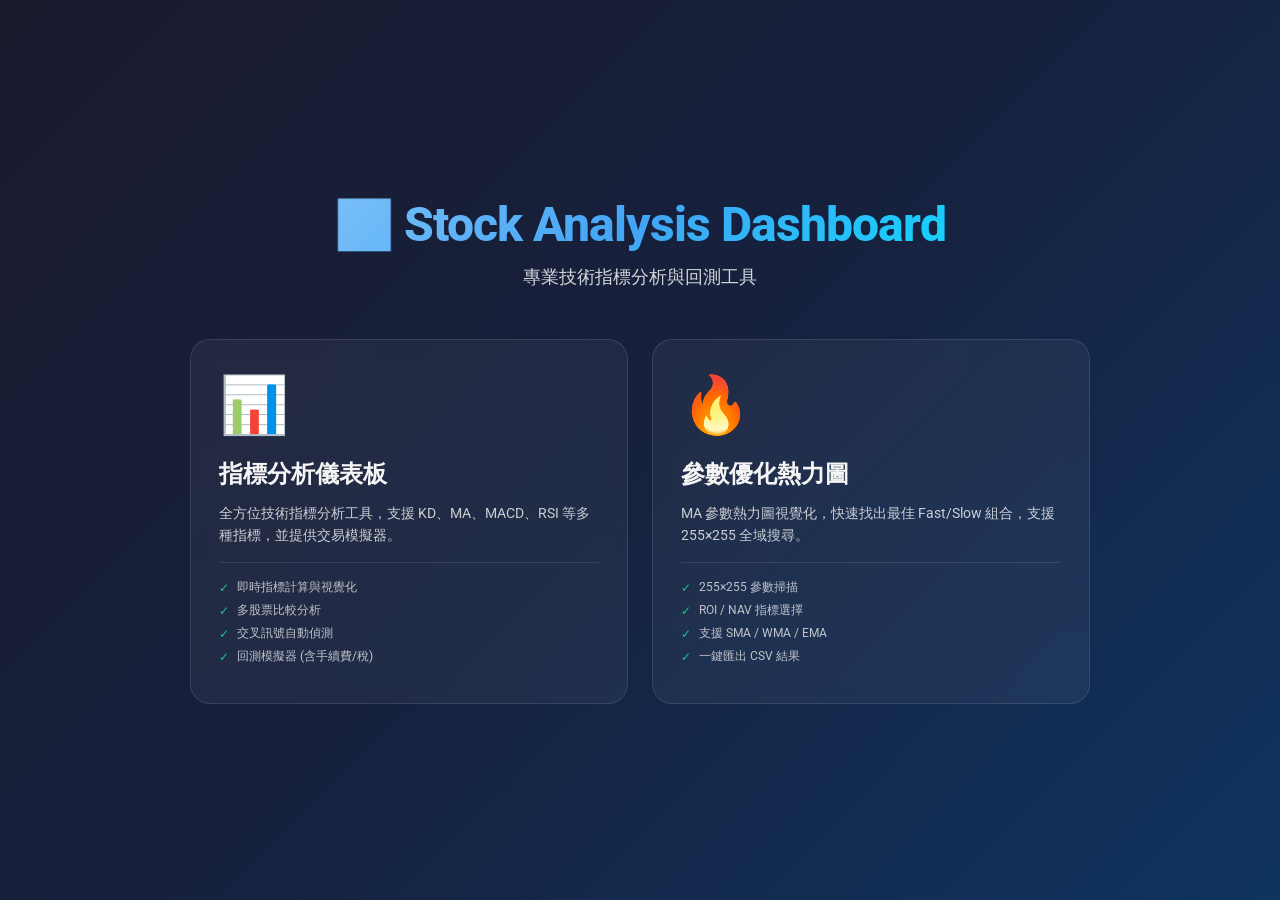
<file: index.html>
<!doctype html>
<html lang="zh-Hant">
<head>
  <link rel="icon" type="image/x-icon" href="./icn.ico" />
  <meta charset="utf-8" />
  <meta name="viewport" content="width=device-width, initial-scale=1" />
  <title>📈 Stock Analysis Dashboard</title>
  <link href="https://fonts.googleapis.com/css2?family=Roboto:wght@300;400;500;700;800&display=swap" rel="stylesheet" />
  <style>
    * { box-sizing: border-box; margin: 0; padding: 0; }
    
    body {
      font-family: "Roboto", system-ui, sans-serif;
      background: linear-gradient(135deg, #1a1a2e 0%, #16213e 50%, #0f3460 100%);
      color: #f5f5f5;
      min-height: 100vh;
      display: flex;
      align-items: center;
      justify-content: center;
      padding: 20px;
    }
    
    .container {
      max-width: 900px;
      width: 100%;
    }
    
    .header {
      text-align: center;
      margin-bottom: 50px;
    }
    
    .header h1 {
      font-size: 48px;
      font-weight: 800;
      margin-bottom: 12px;
      background: linear-gradient(135deg, #90caf9 0%, #42a5f5 50%, #00e5ff 100%);
      -webkit-background-clip: text;
      -webkit-text-fill-color: transparent;
      background-clip: text;
      letter-spacing: -1px;
    }
    
    .header p {
      font-size: 18px;
      opacity: 0.85;
      font-weight: 300;
    }
    
    .cards {
      display: grid;
      grid-template-columns: repeat(auto-fit, minmax(280px, 1fr));
      gap: 24px;
      margin-top: 40px;
    }
    
    .card {
      background: rgba(255,255,255,0.05);
      backdrop-filter: blur(10px);
      border: 1px solid rgba(255,255,255,0.1);
      border-radius: 20px;
      padding: 32px 28px;
      text-decoration: none;
      color: inherit;
      transition: all 0.3s cubic-bezier(0.4, 0, 0.2, 1);
      position: relative;
      overflow: hidden;
    }
    
    .card::before {
      content: '';
      position: absolute;
      top: 0;
      left: 0;
      right: 0;
      bottom: 0;
      background: linear-gradient(135deg, rgba(0,255,160,0.1) 0%, rgba(0,200,255,0.1) 100%);
      opacity: 0;
      transition: opacity 0.3s ease;
    }
    
    .card:hover {
      transform: translateY(-8px);
      box-shadow: 0 20px 40px rgba(0,0,0,0.3);
      border-color: rgba(0,255,160,0.3);
    }
    
    .card:hover::before {
      opacity: 1;
    }
    
    .card-icon {
      font-size: 56px;
      margin-bottom: 20px;
      display: block;
      position: relative;
      z-index: 1;
    }
    
    .card-title {
      font-size: 24px;
      font-weight: 700;
      margin-bottom: 12px;
      position: relative;
      z-index: 1;
    }
    
    .card-desc {
      font-size: 14px;
      opacity: 0.8;
      line-height: 1.6;
      position: relative;
      z-index: 1;
    }
    
    .features {
      margin-top: 16px;
      padding-top: 16px;
      border-top: 1px solid rgba(255,255,255,0.1);
      position: relative;
      z-index: 1;
    }
    
    .feature-item {
      font-size: 12px;
      opacity: 0.75;
      margin-bottom: 6px;
      display: flex;
      align-items: center;
      gap: 8px;
    }
    
    .feature-item::before {
      content: '✓';
      color: #00ff9f;
      font-weight: bold;
    }
    
    @media (max-width: 768px) {
      .header h1 { font-size: 36px; }
      .header p { font-size: 16px; }
      .cards { grid-template-columns: 1fr; }
    }
  </style>
</head>
<body>
  <div class="container">
    <div class="header">
      <h1>📈 Stock Analysis Dashboard</h1>
      <p>專業技術指標分析與回測工具</p>
    </div>
    
    <div class="cards">
      <a href="stock/stock.html" class="card">
        <span class="card-icon">📊</span>
        <h2 class="card-title">指標分析儀表板</h2>
        <p class="card-desc">全方位技術指標分析工具，支援 KD、MA、MACD、RSI 等多種指標，並提供交易模擬器。</p>
        <div class="features">
          <div class="feature-item">即時指標計算與視覺化</div>
          <div class="feature-item">多股票比較分析</div>
          <div class="feature-item">交叉訊號自動偵測</div>
          <div class="feature-item">回測模擬器 (含手續費/稅)</div>
        </div>
      </a>
      
      <a href="heatmap/heatmap.html" class="card">
        <span class="card-icon">🔥</span>
        <h2 class="card-title">參數優化熱力圖</h2>
        <p class="card-desc">MA 參數熱力圖視覺化，快速找出最佳 Fast/Slow 組合，支援 255×255 全域搜尋。</p>
        <div class="features">
          <div class="feature-item">255×255 參數掃描</div>
          <div class="feature-item">ROI / NAV 指標選擇</div>
          <div class="feature-item">支援 SMA / WMA / EMA</div>
          <div class="feature-item">一鍵匯出 CSV 結果</div>
        </div>
      </a>
    </div>
  </div>
</body>
</html>
</file>
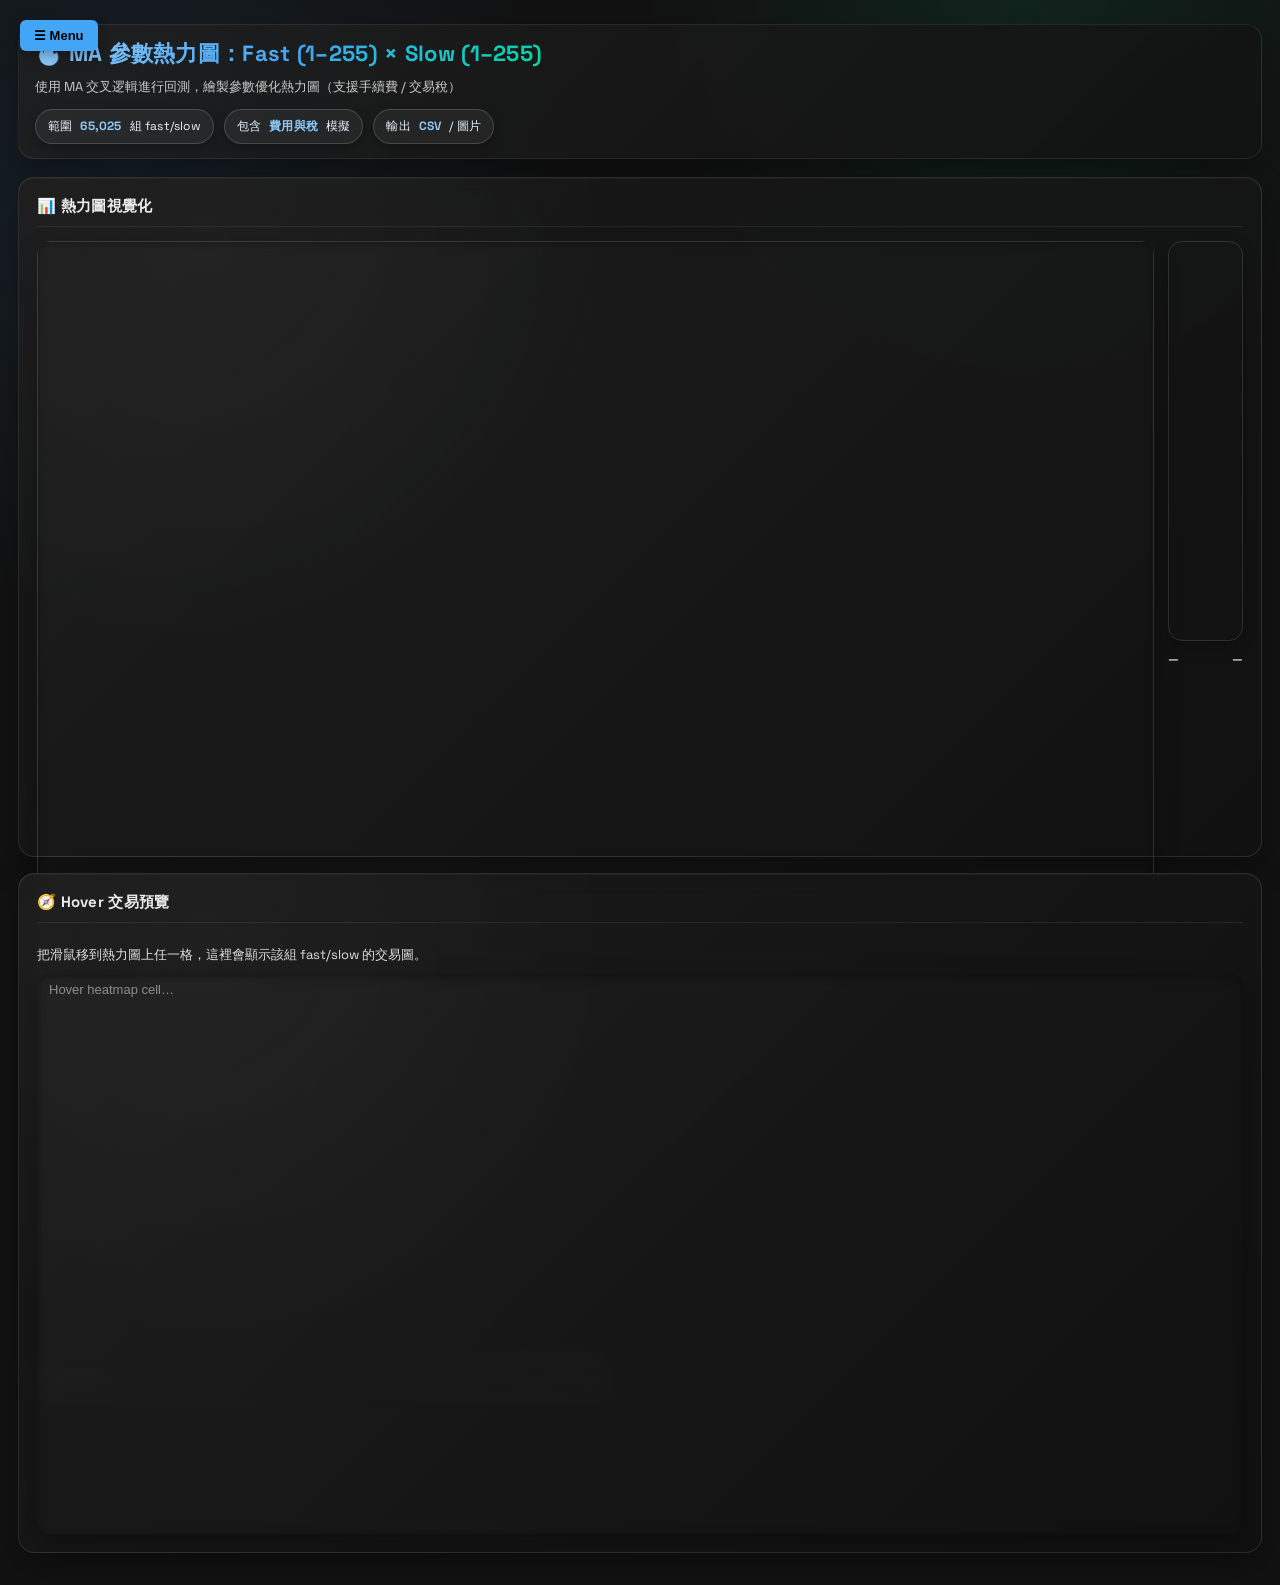
<file: heatmap/heatmap.html>
<!doctype html>
<html lang="zh-Hant">
<head>
  <link rel="icon" type="image/x-icon" href="../icn.ico" />
  <meta charset="utf-8" />
  <meta name="viewport" content="width=device-width, initial-scale=1" />
  <title>🔥 MA 參數熱力圖 | Stock Dashboard</title>
  <link href="https://fonts.googleapis.com/css2?family=Roboto:wght@300;400;500;700&family=Space+Grotesk:wght@400;500;600;700&display=swap" rel="stylesheet" />
  <link rel="stylesheet" href="style.css" />
  <style>
    body {
      font-family: "Space Grotesk", "Roboto", system-ui, sans-serif;
      background: radial-gradient(circle at 10% 20%, rgba(66,165,245,0.10), transparent 32%),
                  radial-gradient(circle at 80% 0%, rgba(0,255,160,0.08), transparent 28%),
                  var(--bg-color);
      background-attachment: fixed;
      color: var(--text-main);
    }

    .hm-wrap{
      max-width: 1280px;
      margin: 24px auto 32px;
      padding: 0 18px;
      display:flex;
      flex-direction:column;
      gap:18px;
    }

    .hm-head{
      display:flex;
      align-items:flex-start;
      justify-content:space-between;
      gap:16px;
      padding: 14px 16px;
      border: 1px solid rgba(255,255,255,0.08);
      border-radius: 16px;
      background: linear-gradient(135deg, rgba(32,32,32,0.8) 0%, rgba(18,18,18,0.9) 100%);
      box-shadow: 0 16px 38px rgba(0,0,0,0.35);
    }

    .hm-title{
      font-size: 22px;
      font-weight: 700;
      letter-spacing:.3px;
      background: linear-gradient(135deg, #90caf9 0%, #42a5f5 50%, #00d9a3 100%);
      -webkit-background-clip: text;
      -webkit-text-fill-color: transparent;
      background-clip: text;
    }

    .hm-sub{
      opacity:.8;
      font-size: 13px;
      margin-top: 8px;
      line-height: 1.5;
      max-width: 880px;
    }

    .hm-meta{
      display:flex;
      flex-wrap:wrap;
      gap:10px;
      margin-top: 12px;
    }

    .hm-pill{
      display:inline-flex;
      align-items:center;
      gap:8px;
      padding: 8px 12px;
      border-radius: 999px;
      border: 1px solid rgba(255,255,255,0.16);
      background: rgba(255,255,255,0.05);
      color: #e6f3ff;
      font-size: 12px;
      letter-spacing: .2px;
      box-shadow: 0 4px 12px rgba(0,0,0,0.3);
    }

    .hm-pill strong{ color: #90caf9; font-weight: 700; }

    .hm-sidebar{
      position: fixed;
      top: 0;
      left: 0;
      width: 280px;
      height: 100vh;
      background: #1b1b1b;
      border-right: 1px solid #333;
      padding: 20px;
      overflow-y: auto;
      z-index: 1500;
      transform: translateX(0);
      transition: transform 0.3s ease;
    }

    .hm-sidebar.collapsed{
      transform: translateX(-280px);
    }

    .hm-sidebar-header{
      display: flex;
      justify-content: space-between;
      align-items: center;
      margin-bottom: 20px;
    }

    .hm-sidebar-header h2{
      margin: 0;
      font-size: 16px;
      font-weight: 600;
      color: var(--accent-strong);
    }

    .hm-sidebar-close{
      background: none;
      border: none;
      color: #aaa;
      font-size: 18px;
      cursor: pointer;
      padding: 4px 8px;
      line-height: 1;
      transition: color 0.2s ease;
    }

    .hm-sidebar-close:hover{
      color: #fff;
    }

    .hm-sidebar-section{
      margin-bottom: 20px;
      padding-bottom: 16px;
      border-bottom: 1px solid #333;
    }

    .hm-sidebar-section h3{
      margin: 0 0 12px;
      color: var(--accent-strong);
      font-size: 13px;
      font-weight: 600;
    }

    .hm-sidebar label{
      display: flex;
      flex-direction: column;
      gap: 6px;
      font-size: 12px;
      color: #ccc;
      margin-bottom: 10px;
    }

    .hm-sidebar input,
    .hm-sidebar select{
      width: 100%;
      padding: 6px 8px;
      background: #222;
      border: 1px solid #444;
      border-radius: 6px;
      color: white;
      font-size: 12px;
    }

    .hm-sidebar input:focus,
    .hm-sidebar select:focus{
      border-color: var(--accent);
      outline: none;
    }

    .hm-sidebar-toggle{
      position: fixed;
      top: 20px;
      left: 20px;
      z-index: 2000;
      background: var(--accent);
      color: #000;
      padding: 8px 14px;
      border-radius: 6px;
      border: none;
      cursor: pointer;
      font-weight: bold;
      font-size: 13px;
      transition: transform 0.3s ease, background 0.2s ease;
      box-shadow: 0 4px 12px rgba(0,0,0,0.3);
    }

    .hm-sidebar-toggle:hover{
      background: var(--accent-strong);
    }

    .hm-sidebar-toggle.shifted{
      transform: translateX(280px);
    }

    .hm-wrap.shifted{
      margin-left: 280px;
    }

    .hm-grid{
      display: grid;
      grid-template-columns: 1fr 1.5fr;
      gap: 16px;
      align-items: start;
    }
    @media (max-width: 1400px){ .hm-grid{ grid-template-columns: 1fr; } }

    .hm-viz-section{
      display: contents;
    }




    .hm-card{
      border: 1px solid rgba(255,255,255,0.10);
      background: radial-gradient(circle at 15% 10%, rgba(255,255,255,0.03), transparent 34%),
                  linear-gradient(135deg, rgba(26,26,26,0.95) 0%, rgba(18,18,18,0.95) 100%);
      border-radius: 16px;
      padding: 18px;
      box-shadow: 0 12px 32px rgba(0,0,0,0.32), inset 0 1px 0 rgba(255,255,255,0.04);
      backdrop-filter: blur(10px);
      transition: transform .18s ease, box-shadow .18s ease, border-color .18s ease;
    }

    .hm-card:hover{
      transform: translateY(-3px);
      border-color: rgba(66,165,245,0.35);
      box-shadow: 0 16px 40px rgba(0,0,0,0.42);
    }

    .hm-card h3{
      margin: 0 0 14px;
      font-size: 15px;
      font-weight: 700;
      opacity:.96;
      letter-spacing:.3px;
      padding-bottom: 10px;
      border-bottom: 1px solid rgba(255,255,255,.08);
    }

    .hm-form{
      display: flex;
      flex-direction: column;
      gap: 12px;
    }

    @media (max-width: 520px){
      .hm-form{ grid-template-columns: 1fr; }
    }

    .hm-form label{
      display:flex;
      flex-direction:column;
      gap:7px;
      font-size: 12px;
      font-weight: 500;
      opacity:.95;
    }

    .hm-form input,
    .hm-form select{
      width:100%;
      padding: 8px 10px;
      border-radius: 10px;
      border: 1px solid rgba(255,255,255,0.14);
      background: rgba(0,0,0,0.3);
      color: #eee;
      outline:none;
      transition: all .2s ease;
      font-size: 13px;
    }

    .hm-form input:focus,
    .hm-form select:focus{
      border-color: rgba(0,255,160,0.4);
      box-shadow: 0 0 0 3px rgba(0,255,160,0.12);
      background: rgba(0,0,0,0.4);
    }

    .hm-form input:hover,
    .hm-form select:hover{
      border-color: rgba(255,255,255,0.2);
    }

    .hm-actions{
      display:flex;
      gap:12px;
      flex-wrap:wrap;
      margin-top: 16px;
      align-items:center;
    }

    .hm-btn{
      padding: 11px 18px;
      border-radius: 12px;
      border: 1px solid rgba(0,255,160,0.32);
      background: linear-gradient(135deg, rgba(0,255,160,0.18) 0%, rgba(0,255,160,0.10) 100%);
      color:#eafff7;
      cursor:pointer;
      font-weight:700;
      font-size: 13px;
      transition: all .2s ease;
      box-shadow: 0 2px 8px rgba(0,255,160,0.15);
    }

    .hm-btn:hover{
      background: linear-gradient(135deg, rgba(0,255,160,0.24) 0%, rgba(0,255,160,0.14) 100%);
      transform: translateY(-1px);
      box-shadow: 0 6px 14px rgba(0,255,160,0.28);
    }

    .hm-btn:active{
      transform: translateY(0);
    }

    .hm-btn:disabled{
      opacity:.4;
      cursor:not-allowed;
      transform: none;
    }

    .hm-btn-secondary{
      background: rgba(255,255,255,0.06);
      border-color: rgba(255,255,255,0.12);
      box-shadow: 0 2px 8px rgba(0,0,0,0.15);
    }

    .hm-btn-secondary:hover:not(:disabled){
      background: rgba(255,255,255,0.10);
      box-shadow: 0 4px 12px rgba(0,0,0,0.25);
    }

    .hm-note{
      font-size: 12px;
      opacity: .8;
      line-height: 1.4;
    }

    .hm-viz{
      display:grid;
      grid-template-columns: 1fr 75px;
      gap: 14px;
      align-items:stretch;
    }

    @media (max-width: 980px){
      .hm-viz{ grid-template-columns: 1fr; }
    }

    .hm-canvas-wrap{
      position:relative;
      width:100%;
      overflow:hidden;
      border-radius: 14px;
      background: linear-gradient(135deg, rgba(255,255,255,0.02), rgba(255,255,255,0));
      box-shadow: inset 0 2px 10px rgba(0,0,0,0.34), 0 10px 24px rgba(0,0,0,0.28);
    }

    #hmCanvas{
      width: 100%;
      height: auto;
      image-rendering: pixelated;
      border: 1px solid rgba(255,255,255,0.14);
      transition: transform .2s ease, box-shadow .2s ease;
    }

    #hmCanvas:hover{
      transform: scale(1.01);
      box-shadow: 0 10px 24px rgba(0,0,0,0.32);
    }

    .hm-legend{
      display:flex;
      flex-direction:column;
      gap:10px;
    }

    #hmLegend{
      width: 75px;
      height: 400px;
      border-radius: 14px;
      border: 1px solid rgba(255,255,255,0.12);
      box-shadow: 0 4px 14px rgba(0,0,0,0.26);
    }

    .hm-card{
      height: calc(100vh - 220px);
      display: flex;
      flex-direction: column;
    }

    .hm-card .hm-canvas-wrap{
      flex: 1;
      display: flex;
      align-items: center;
      justify-content: center;
    }

    #hmCanvas{
      max-height: 100%;
      max-width: 100%;
      object-fit: contain;
    }

    #hmPreview{
      width: 100%;
      height: 100%;
    }

    .hm-legend-text{
      font-size: 12px;
      font-weight: 600;
      opacity:.9;
      display:flex;
      justify-content:space-between;
      font-variant-numeric: tabular-nums;
    }

    .hm-tooltip{
      position:absolute;
      pointer-events:none;
      padding: 10px 12px;
      border-radius: 12px;
      border: 1px solid rgba(255,255,255,0.16);
      background: rgba(0,0,0,0.85);
      backdrop-filter: blur(10px);
      color:#eee;
      font-size: 12px;
      font-weight: 500;
      opacity:0;
      transform: translate(-50%, -120%);
      white-space:nowrap;
      transition: opacity .2s ease;
      box-shadow: 0 4px 16px rgba(0,0,0,0.4);
    }

    .hm-progress{
      margin-top: 12px;
      font-size: 12px;
      font-weight: 600;
      opacity:.85;
    }

    .hm-progress-bar{
      height: 10px;
      border-radius: 999px;
      background: rgba(255,255,255,0.08);
      overflow:hidden;
      box-shadow: inset 0 2px 4px rgba(0,0,0,0.2);
    }

    .hm-progress-bar > div{
      height:100%;
      width:0%;
      background: linear-gradient(90deg, rgba(0,255,160,0.6) 0%, rgba(0,255,160,0.4) 100%);
      transition: width .3s ease;
      box-shadow: 0 0 10px rgba(0,255,160,0.4);
    }

    .hm-cost-title{
      margin-top: 14px;
      padding-top: 14px;
      border-top: 1px solid rgba(255,255,255,.08);
      font-size: 13px;
      font-weight: 700;
      opacity:.9;
      letter-spacing: .2px;
    }

    .hm-cost-grid{
      display: flex;
      flex-direction: column;
      gap: 12px;
      margin-top: 10px;
    }

    @media (max-width: 520px){
      .hm-cost-grid{ grid-template-columns: 1fr; }
    }

    .hm-cost-grid label{
      display:flex;
      flex-direction:column;
      gap:7px;
      font-size: 12px;
      font-weight: 500;
      opacity:.95;
    }
  </style>
</head>
<body>
  <button class="hm-sidebar-toggle" id="hmSidebarToggle">☰ Menu</button>

  <div class="hm-sidebar collapsed" id="hmSidebar">
    <div class="hm-sidebar-header">
      <h2>⚙ Settings</h2>
      <button class="hm-sidebar-close" id="hmSidebarClose">✕</button>
    </div>

    <div class="hm-sidebar-section">
      <h3>📊 基本設定</h3>

      <label>📈 股票代號
        <select id="stockSelect"></select>
      </label>

      <label>📊 MA 類型
        <select id="hmMAType">
          <option value="MA">SMA (簡單移動平均)</option>
          <option value="WMA">WMA (加權移動平均)</option>
          <option value="EMA">EMA (指數移動平均)</option>
        </select>
      </label>

      <label>📅 開始日期
        <input id="simStartDate" type="date" />
      </label>

      <label>📅 結束日期
        <input id="simEndDate" type="date" />
      </label>

      <label>💰 初始資金
        <input id="simFund" type="number" step="1" value="100000" />
      </label>

      <label>🎯 成交價格
        <select id="simFill">
          <option value="signalClose">訊號當日收盤</option>
          <option value="nextClose">次日收盤</option>
        </select>
      </label>

      <label>📊 顯示指標
        <select id="hmMetric">
          <option value="roi">ROI (報酬率 %)</option>
          <option value="nav">NAV (淨值)</option>
        </select>
      </label>

      <label>🔺 只顯示 Slow > Fast
        <select id="hmOnlyUpper" >
          <option value="1" selected>是</option>
          <option value="0">否</option>
        </select>
      </label>

      <label>Include MAV Filter
        <select id="hmNeedMAV">
          <option value="0" selected>No</option>
          <option value="1">Yes</option>
        </select>
      </label>

      <label>MAV Period (-1 = auto)
        <input id="hmMAVPeriod" type="number" min="-1" step="1" value="20" />
      </label>
    </div>

    <div class="hm-sidebar-section">
      <h3>💰 交易成本設定</h3>
          <label>💵 手續費率
            <input id="simFeeRate" type="number" step="0.000001" value="0.001425">
          </label>
          <label>🎫 手續費折扣
            <input id="simFeeDiscount" type="number" step="0.01" value="1">
          </label>
          <label>🔽 手續費最低
            <input id="simFeeMin" type="number" step="0.01" value="0">
          </label>
          <label>🔼 手續費最高
            <input id="simFeeMax" type="number" step="0.01" value="1e100">
          </label>

          <label>💸 交易稅率 (賣出)
            <input id="simTaxRate" type="number" step="0.000001" value="0">
          </label>
          <label>🔽 交易稅最低
            <input id="simTaxMin" type="number" step="0.01" value="0">
          </label>
          <label>🔼 交易稅最高
            <input id="simTaxMax" type="number" step="0.01" value="1e100">
          </label>
    </div>

    <div class="hm-sidebar-section">
      <h3>🚀 執行</h3>
      <div class="hm-actions">
      <button id="hmRun" class="hm-btn">🚀 生成熱力圖</button>
      <button id="hmDownload" class="hm-btn hm-btn-secondary" disabled>📥 下載 CSV</button>
      <button id="hmDownloadImg" class="hm-btn hm-btn-secondary" disabled>🖼️ 下載圖片</button>
    </div>

    <div class="hm-progress" id="hmProgressText" style="display:none;">⏳ 準備中…</div>
    <div class="hm-progress-bar" style="margin-top:8px; display:none;" id="hmProgressBar">
      <div id="hmProgressFill"></div>
    </div>
    </div>
  </div>

  <div class="hm-wrap">
    <div class="hm-head">
      <div>
        <div class="hm-title">🔥 MA 參數熱力圖：Fast (1–255) × Slow (1–255)</div>
        <div class="hm-sub">使用 MA 交叉逻輯進行回測，繪製參數優化熱力圖（支援手續費 / 交易稅）</div>
        <div class="hm-meta">
          <span class="hm-pill">範圍 <strong>65,025</strong> 組 fast/slow</span>
          <span class="hm-pill">包含 <strong>費用與稅</strong> 模擬</span>
          <span class="hm-pill">輸出 <strong>CSV</strong> / 圖片</span>
        </div>
      </div>
    </div>

    <div class="hm-grid">
      <div class="hm-card">
        <h3>📊 熱力圖視覺化</h3>
        <div class="hm-viz">
          <div class="hm-canvas-wrap" id="hmCanvasWrap">
            <canvas id="hmCanvas" width="255" height="255"></canvas>
            <div class="hm-tooltip" id="hmTip"></div>
          </div>
          <div class="hm-legend">
            <canvas id="hmLegend" width="70" height="400"></canvas>
            <div class="hm-legend-text"><span id="hmMin">—</span><span id="hmMax">—</span></div>
          </div>
        </div>
        <div class="hm-sub" style="margin-top:10px;">📋 <strong>座標說明：</strong>X 軸 = Slow period (1→255)，Y 軸 = Fast period (1→255)。色彩越深表示報酬越高。</div>
      </div>

      <div class="hm-card">
        <h3>🧭 Hover 交易預覽</h3>
        <div class="hm-sub" id="hmPreviewInfo" style="margin-bottom:10px; opacity:.9;">
          把滑鼠移到熱力圖上任一格，這裡會顯示該組 fast/slow 的交易圖。
        </div>
        <div class="hm-canvas-wrap">
          <canvas id="hmPreview" width="900" height="400"></canvas>
        </div>
      </div>
    </div>
  </div>

  <script src="heatmap.js"></script>
  <script>
    // Sidebar toggle functionality
    const hmSidebar = document.getElementById('hmSidebar');
    const hmSidebarToggle = document.getElementById('hmSidebarToggle');
    const hmSidebarClose = document.getElementById('hmSidebarClose');
    const hmWrap = document.querySelector('.hm-wrap');

    hmSidebarToggle.addEventListener('click', () => {
      hmSidebar.classList.toggle('collapsed');
      hmSidebarToggle.classList.toggle('shifted');
      hmWrap.classList.toggle('shifted');
    });

    hmSidebarClose.addEventListener('click', () => {
      hmSidebar.classList.add('collapsed');
      hmSidebarToggle.classList.remove('shifted');
      hmWrap.classList.remove('shifted');
    });
  </script>
</body>
</html>
</file>
<file: heatmap/style.css>
/* =========================================
   Global Theme Variables
========================================= */
:root {
  --bg-color: #121212;
  --surface-color: #1e1e1e;
  --surface-alt: #232323;
  --accent: #42a5f5;
  --accent-soft: rgba(66, 165, 245, 0.15);
  --accent-strong: #90caf9;
  --text-main: #f5f5f5;
  --text-secondary: #9e9e9e;
  --border-color: #2c2c2c;
  --danger: #ef5350;
  --success: #66bb6a;
}

/* Reset */
* {
  box-sizing: border-box;
}

body {
  margin: 0;
  font-family: "Roboto", system-ui, sans-serif;
  background-color: var(--bg-color);
  color: var(--text-main);
}

/* =========================================
   Main App Wrapper
========================================= */
.app {
  width: 1200px;
  margin: 0 auto;
  padding: 24px 16px 40px;
  transition: transform 0.3s ease;
  will-change: transform;
}

/* Sidebar 開啟後推動主頁 */
.app.shifted {
  transform: translateX(260px);
}

/* =========================================
   Header
========================================= */
.app-header {
  display: flex;
  justify-content: space-between;
  align-items: center;
  margin-bottom: 16px;
}

.app-title {
  display: flex;
  align-items: center;
  gap: 12px;
}

.app-icon {
  font-size: 32px;
}

.app-title h1 {
  margin: 0;
  font-size: 22px;
  font-weight: 500;
}

.app-title p {
  margin: 2px 0 0;
  font-size: 13px;
  color: var(--text-secondary);
}

/* =========================================
   Card
========================================= */
.card {
  background-color: var(--surface-color);
  border-radius: 14px;
  border: 1px solid var(--border-color);
  padding: 18px 20px;
  margin-bottom: 20px;
  box-shadow: 0 10px 30px rgba(0,0,0,0.4);
}

.card-header {
  padding: 14px 16px 10px;
  border-bottom: 1px solid var(--border-color);
  display: flex;
  align-items: center;
  justify-content: space-between;
}

.card-title {
  display: flex;
  align-items: center;
  gap: 10px;
}

.card-title h2 {
  margin: 0;
  font-size: 17px;
  font-weight: 500;
}

.card-title p {
  margin: 0;
  font-size: 12px;
  color: var(--text-secondary);
}

.card-body {
  padding: 12px 16px;
}

/* =========================================
   Controls
========================================= */
.controls-row {
  display: flex;
  flex-wrap: wrap;
  gap: 20px;
}

.control-block {
  flex: 1 1 260px;
}

.control-label {
  display: block;
  font-size: 13px;
  font-weight: 500;
  margin-bottom: 6px;
  color: var(--text-secondary);
}

.file-input-row {
  display: flex;
  align-items: center;
  gap: 8px;
}

.file-status {
  font-size: 13px;
  color: var(--accent-strong);
}

.hint-text {
  margin-top: 6px;
  font-size: 11px;
  color: var(--text-secondary);
}

/* =========================================
   Sliders
========================================= */
.radius-row {
  display: flex;
  align-items: center;
  gap: 10px;
}

#radius {
  flex: 1;
  appearance: none;
  height: 4px;
  border-radius: 999px;
  background: #424242;
}

#radius::-webkit-slider-thumb {
  appearance: none;
  width: 14px;
  height: 14px;
  background: var(--accent);
  border-radius: 50%;
  cursor: pointer;
  box-shadow: 0 0 0 4px var(--accent-soft);
}

/* =========================================
   Toggle Buttons
========================================= */
.toggle-group {
  display: flex;
  flex-wrap: wrap;
  gap: 6px;
}

.toggle {
  display: inline-flex;
  align-items: center;
  padding: 4px 12px;
  border-radius: 999px;
  background: #252525;
  border: 1px solid var(--border-color);
  font-size: 12px;
  color: var(--text-secondary);
  cursor: pointer;
  transition: background 0.2s, border-color 0.2s, color 0.2s;
}

.toggle input {
  display: none;
}

.toggle.active {
  background: var(--accent-soft);
  border-color: var(--accent);
  color: var(--accent-strong);
}

/* =========================================
   Charts
========================================= */
#kdChart,
#maChart,
#macdChart,
#rsiChart {
  width: 100%;
  height: 360px;
}

/* =========================================
   Stats Table
========================================= */
.stats-table {
  width: 100%;
  border-collapse: collapse;
  font-size: 12px;
}

.stats-table th {
  color: var(--text-secondary);
  font-weight: 500;
  text-align: left;
  border-bottom: 1px solid var(--border-color);
  padding: 6px 8px;
}

.stats-table td {
  border-bottom: 1px solid var(--border-color);
  padding: 6px 8px;
}

.stats-table td:nth-child(2),
.stats-table td:nth-child(3) {
  color: var(--accent-strong);
}

/* =========================================
   Sidebar (推開式)
========================================= */
.sidebar {
  position: fixed;
  top: 0;
  left: 0;
  width: 260px;
  height: 100vh;
  background: #1b1b1b;
  border-right: 1px solid #333;
  padding: 20px;
  overflow-y: auto;
  z-index: 1500;
  transform: translateX(0);
  transition: transform 0.3s ease;
}

.sidebar.collapsed {
  transform: translateX(-260px);
}

.sidebar-header {
  display: flex;
  justify-content: space-between;
  align-items: center;
}

.sidebar-close {
  background: none;
  border: none;
  color: #aaa;
  font-size: 18px;
  cursor: pointer;
}

.sidebar-section {
  margin-bottom: 24px;
  padding-bottom: 16px;
  border-bottom: 1px solid #333;
}

.sidebar-section h3 {
  margin: 0 0 10px;
  color: var(--accent-strong);
  font-size: 14px;
}

.sidebar label {
  font-size: 12px;
  color: #ccc;
  margin-bottom: 4px;
}

.sidebar input,
.sidebar select {
  width: 100%;
  padding: 6px 8px;
  background: #222;
  border: 1px solid #444;
  border-radius: 6px;
  color: white;
  margin-bottom: 10px;
}

/* =========================================
   Sidebar Toggle Button
========================================= */
.sidebar-toggle {
  position: fixed;
  top: 20px;
  left: 20px;
  z-index: 2000;
  background: var(--accent);
  color: black;
  padding: 8px 16px;
  border-radius: 6px;
  border: none;
  cursor: pointer;
  font-weight: bold;
}

/* =========================================
   Responsive
========================================= */
@media (max-width: 768px) {
  .app {
    width: 100%;
    padding: 16px 12px;
  }

  #kdChart,
  #maChart,
  #macdChart,
  #rsiChart {
    height: 280px;
  }
}
/* ============================
   Unified Button Style
   (for Apply and any other buttons)
===============================*/
.btn {
  display: inline-block;
  background: var(--accent);
  color: black;
  font-size: 13px;
  font-weight: 600;
  padding: 6px 14px;
  border-radius: 999px;
  border: none;
  cursor: pointer;
  transition: background 0.2s ease, transform 0.15s ease;
}

.btn:hover {
  background: var(--accent-strong);
}

.btn:active {
  transform: scale(0.96);
}
/* Menu 跟著推動 */
.sidebar-toggle {
  position: fixed;
  top: 20px;
  left: 20px;
  z-index: 2000;
  background: var(--accent);
  color: #000;
  padding: 8px 14px;
  border-radius: 6px;
  border: none;
  cursor: pointer;
  font-weight: bold;
  transition: transform 0.3s ease;
}

.sidebar-toggle.shifted {
  transform: translateX(260px);
}
/* ===== Simulator UI (dark, clean) ===== */
.sim-card{
  border: 1px solid rgba(255,255,255,.10);
  background: rgba(255,255,255,.04);
  border-radius: 16px;
  padding: 14px;
  box-shadow: 0 10px 24px rgba(0,0,0,.25);
  backdrop-filter: blur(6px);
}

.sim-head{
  display:flex;
  align-items:center;
  justify-content:space-between;
  gap:12px;
  margin-bottom: 12px;
}

.sim-title{
  font-size: 18px;
  font-weight: 700;
  letter-spacing: .3px;
}

.sim-sub{
  font-size: 12px;
  opacity: .7;
  margin-top: 2px;
}

.sim-btn{
  display:inline-flex;
  align-items:center;
  gap:8px;
  border: 1px solid rgba(255,255,255,.16);
  background: rgba(255,255,255,.08);
  color: #eee;
  padding: 10px 12px;
  border-radius: 12px;
  cursor:pointer;
  transition: transform .08s ease, background .12s ease;
}
.sim-btn:hover{ background: rgba(255,255,255,.12); }
.sim-btn:active{ transform: translateY(1px); }
.sim-btn .dot{
  width: 8px; height: 8px; border-radius: 999px;
  background: rgba(0,255,160,.9);
  box-shadow: 0 0 10px rgba(0,255,160,.35);
}

.sim-grid{
  display:grid;
  grid-template-columns: 1fr 1fr;
  gap:10px;
  margin-bottom: 12px;
}

.sim-field{
  display:flex;
  flex-direction:column;
  gap:6px;
  font-size:12px;
  opacity:.95;
}

.sim-input{
  width:100%;
  padding: 10px 10px;
  border-radius: 12px;
  border: 1px solid rgba(255,255,255,.12);
  background: rgba(0,0,0,.25);
  color: #eee;
  outline:none;
}
.sim-input:focus{
  border-color: rgba(0,255,160,.35);
  box-shadow: 0 0 0 3px rgba(0,255,160,.10);
}

.sim-section{
  margin-top: 6px;
  padding-top: 10px;
  border-top: 1px dashed rgba(255,255,255,.10);
}

.sim-section-title{
  font-size: 12px;
  opacity: .8;
  margin-bottom: 8px;
}

.sim-chips{
  display:flex;
  flex-wrap:wrap;
  gap:8px;
}

.chip{
  display:inline-flex;
  align-items:center;
  gap:8px;
  border: 1px solid rgba(255,255,255,.12);
  background: rgba(255,255,255,.06);
  padding: 8px 10px;
  border-radius: 999px;
  cursor:pointer;
  user-select:none;
}
.chip input{ accent-color: rgba(0,255,160,.9); }

.sim-note{
  margin-top: 8px;
  font-size: 12px;
  opacity: .7;
}

.sim-results{
  margin-top: 12px;
  display:grid;
  grid-template-columns: repeat(4, 1fr);
  gap:10px;
}

.kpi{
  border: 1px solid rgba(255,255,255,.10);
  background: rgba(0,0,0,.18);
  border-radius: 14px;
  padding: 10px;
}
.kpi-label{
  font-size: 11px;
  opacity: .7;
  margin-bottom: 6px;
}
.kpi-value{
  font-size: 18px;
  font-weight: 700;
  letter-spacing: .2px;
}

.sim-meta{
  margin-top: 10px;
  font-size: 12px;
  opacity: .75;
  line-height: 1.35;
}

.sim-log-wrap{
  margin-top: 12px;
  border-top: 1px dashed rgba(255,255,255,.10);
  padding-top: 10px;
}
.sim-log-title{
  font-size: 12px;
  opacity: .8;
  margin-bottom: 8px;
}
.sim-log{
  margin:0;
  padding: 10px;
  border-radius: 14px;
  border: 1px solid rgba(255,255,255,.10);
  background: rgba(0,0,0,.30);
  color: rgba(235,235,235,.92);
  max-height: 220px;
  overflow:auto;
  font-size: 12px;
  line-height: 1.35;
  font-family: ui-monospace, SFMono-Regular, Menlo, Monaco, Consolas, "Liberation Mono", "Courier New", monospace;
}
@media (max-width: 860px){
  .sim-grid{ grid-template-columns: 1fr; }
  .sim-results{ grid-template-columns: 1fr 1fr; }
}
.sim-log{
  margin-top: 10px;
  max-height: 260px;
  overflow: auto;
  border: 1px solid rgba(255,255,255,.14);
  border-radius: 12px;
  background: rgba(0,0,0,.20);
}

.sim-log-table{
  width: 100%;
  border-collapse: collapse;
  font-size: 13px;
}

.sim-log-table thead th{
  position: sticky;
  top: 0;
  background: rgba(20,20,20,.95);
  backdrop-filter: blur(6px);
  text-align: left;
  padding: 10px 10px;
  border-bottom: 1px solid rgba(255,255,255,.12);
  color: rgba(255,255,255,.85);
  z-index: 1;
}

.sim-log-table tbody td{
  padding: 8px 10px;
  border-bottom: 1px solid rgba(255,255,255,.06);
  color: rgba(255,255,255,.85);
  white-space: nowrap;
}

.sim-log-table tbody tr:nth-child(2n){
  background: rgba(255,255,255,.03);
}

.sim-log-table .act{
  font-weight: 700;
  letter-spacing: .3px;
}

.sim-log-table .buy{  color: rgba(0,255,160,.92); }
.sim-log-table .sell{ color: rgba(255,90,120,.92); }

.sim-log-table .num{
  text-align: right;
  font-variant-numeric: tabular-nums;
}
</file>
